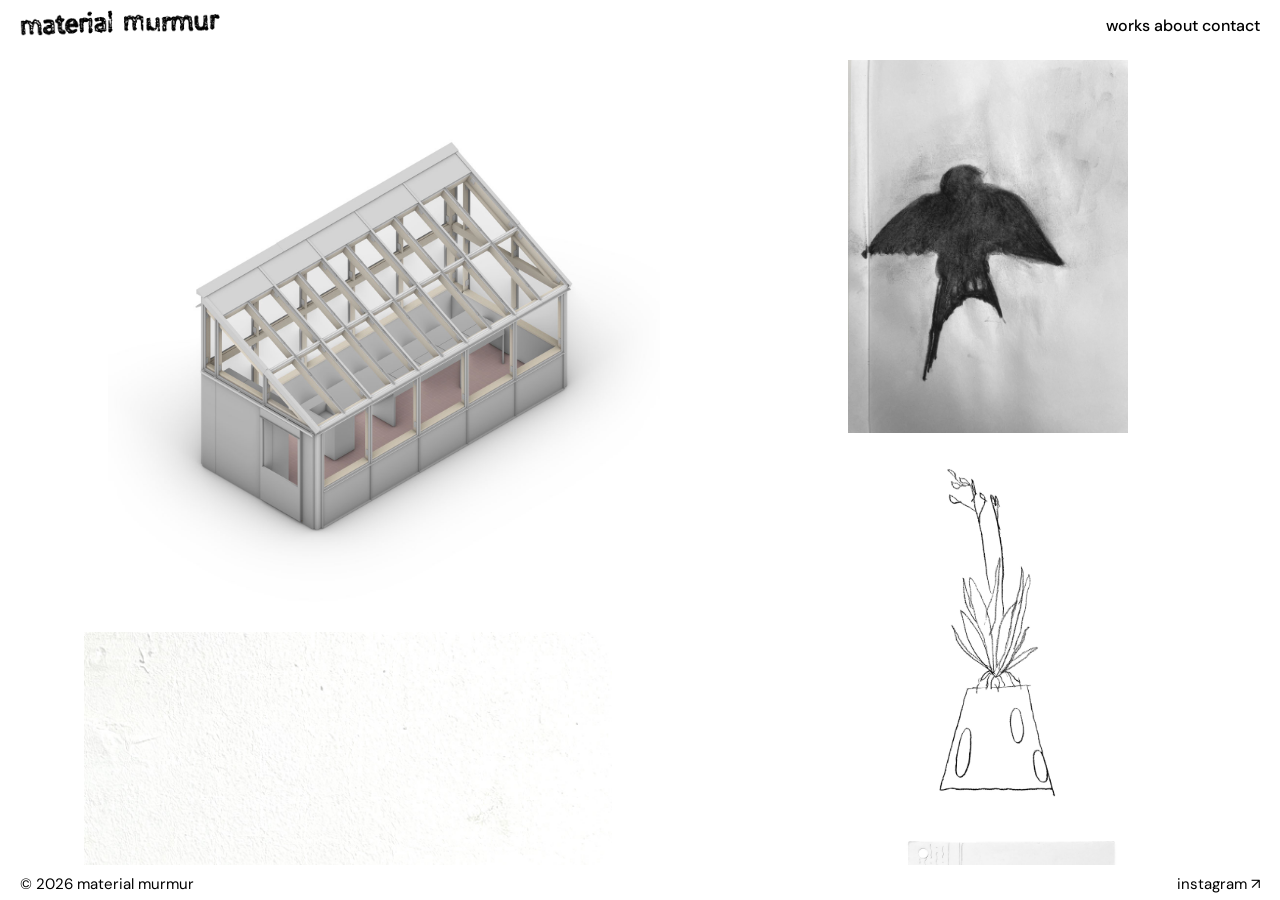
<file: index.html>
<!DOCTYPE html>
<html lang="en">
<head>
    <meta charset="UTF-8">
    <meta name="viewport" content="width=device-width, initial-scale=1.0">
    <title>material murmur</title>
    <link rel="icon" href="img/CI-2.png">
    <link rel="stylesheet" href="01.css">
    <link href="https://fonts.googleapis.com/css2?family=DM+Sans&family=Noto+Sans+KR&display=swap" rel="stylesheet">
</head>
<body>
    <header>
        <div class="header-left">
            <a href="index.html">
                <img src="img/CI-1.png" alt="logo">
        <!-- <form>
            <input type="search">
            <button type="submit">search</button>
        </form> -->
            </a>
        </div>
        <nav>
            <a href="#">works</a>
            <a href="#about">about</a>
            <a href="#contact">contact</a>
        </nav>
    </header>

    <main class="split">
        <!-- 좌측: 프로젝트 이미지 -->
         <section class="left">
            <img src="img/projects/p-01.jpg" alt="project 01">
            <img src="img/projects/p-02.jpg" alt="project 02">
            <img src="img/projects/p-03.jpg" alt="project 03">
            <img src="img/projects/p-04-1.jpg" alt="project 04">
            <img src="img/projects/p-04-2.jpg" alt="project 04">
         </section>

         <!-- 우측: 드로잉+텍스트 -->
          <section class="right">
             <img src="img/drawings/s-01.png" alt="drawing 01">
             <img src="img/drawings/s-02.jpg" alt="drawing 02">
             <img src="img/drawings/door-1.jpg" alt="doorknob 01">
             <img src="img/drawings/pot-1.jpg" alt="pot 01">
             <img src="img/drawings/tile-1.jpg" alt="tile 01">
             <img src="img/drawings/tile-2.jpg" alt="tile 02">
          </section>
    </main>

    <!-- about 모달 창 추가 -->
    <div class="modal-overlay" id="modal">
        <div class="modal-box">
            <p>송민섭<br>
                Song Minsub<br>
                Architect</p>
            <p>한국예술종합학교 건축과를 졸업하고<span class="br-web"><br></span>
                착착건축사사무소에서 실무를 익혔습니다.</p>
            <p>+82 10 9310 6418<br>
            materialmurmur@gmail.com</p>
        </div>
        <div class="modal-box">
            <p>강유라<br>
                Kang Yura<br>
                Architect</p>
                <p>서울시립대학교 건축학과를 졸업하고<span class="br-web"><br></span>
                다양한 곳에서 실무를 익혔습니다.</p>
            <p>+82 10 7704 2167<br>
            materialmurmur@gmail.com</p>
        </div>
        <img src="img/profile1.jpg" class="floating-img" id="floatImg1">
        <button class="modal-close" id="modalClose"></button>
    </div>

    <!-- contact 모달 창 추가 -->
    <div class="modal-overlay" id="contactModal">
        <div class="modal-box modal-contact-info">
            <p>머티리얼 멀멀<br>
            material murmur</p>
            <p>+82 10 9310 6418<br>
            materialmurmur@gmail.com<br>
            서울 중구 퇴계로45길 22-6 일호빌딩 603호</p>
        </div>
        <div class="modal-box modal-message">
            <p>메시지를 남겨주세요<br>
            Leave a message...</p>
            <form action="https://formspree.io/f/xzdklrbv" method="POST">
                <input type="text" name="name" placeholder="name" class="modal-input">
                <input type="email" name="email" placeholder="email" class="modal-input">
                <textarea name="message" placeholder="message" class="modal-textarea"></textarea>
                <button type="submit" class="modal-send">send</button>
            </form>
            <button class="modal-close" id="contactModalClose"></button>
         </div>
     </div>

        <footer>
                <p>&copy; 2026 material murmur</p>

                <!-- 인스타그램 연결 -->
                <a href="https://www.instagram.com/material_murmur" target="_blank" class="footer-insta">instagram ↗
                </a>

        </footer>

        <script src="script.js"></script>

</body>
</html>
</file>
<file: 01.css>
header img{
    width: 200px;
    height: auto;
}

header{
    position: fixed;
    top: 0;
    left: 0;
    width: 100%;
    background: white;
    z-index: 10;
    display: flex;
    align-items: center;
    gap: 20px;
    box-sizing: border-box;
    padding: 10px 20px;
}

.header-left{
    display: flex;
    flex-direction: column;
    gap: 8px;
}

.header-left a{
    display: block;
    cursor: pointer;
}

header nav{
    margin-left: auto;
}

nav a{
    color: black;
    text-decoration: none;
    font-weight: 500;
}

body{
    overflow: hidden;
    overflow-x: hidden;
    font-family: 'DM Sans', 'Noto Sans KR', sans-serif;
    margin: 0;
    padding: 0;
}

.split{
    display: flex;
    height: calc(100vh - 50px - 35px);
    margin-top: 50px;
}

.left, .right{
    width: 50%;
    padding: 10px;
    overflow-y: auto;
    scrollbar-width: none;
    -ms-overflow-style: none;
    display: flex;
    flex-direction: column;
    align-items: flex-start;
    gap: 20px;
}

.left img {
    display: block;
    max-width: 100%;
    height: auto;
}

.left{
    width: 65%;
    padding-left: 20px;
    overflow-x: hidden;
}

.right{
    width: 35%;
    justify-content: flex-start;
    overflow-y: auto;
}

.left::-webkit-scrollbar,
.right::-webkit-scrollbar{
    display: none;
}

footer{
    position: fixed;
    bottom: 0;
    left: 0;
    width: 100%;
    padding: 6px 20px;
    background: white;
    font-size: 15px;
    text-align: left;
    box-sizing: border-box;
    line-height: normal;
    display: flex;
    align-items: center;
}

footer p{
    margin: 0;
    padding: 0;
}

.footer-insta {
    margin-left: auto;
    display: flex;
    align-items: center;
    color: black;
    text-decoration: none;
}

/* about 모달 창 */
.modal-overlay{
    display: none;
    position: fixed;
    top: 0; left: 0;
    width: 100%; height: 100%;
    background: transparent;
    z-index: 100;
    align-items: flex-start;
    justify-content: center;
    gap: 20px;
    padding-top: 17%;
}

.modal-overlay.active{
    display: flex;
}

.modal-box {
    background: white;
    border: 1px solid black;
    padding: 40px;
    width: 360px;
    position: relative;
}

.modal-close {
    position: fixed;
    top: 14px; right: 16px;
    background: none;
    border: none;
    font-size: 14px;
    cursor: pointer;
}

.floating-img {
    position: fixed;
    width: 300px;
    height: auto;
    z-index: 101;
}

/* contact 모달 창 */
.modal-input {
    width: 100%;
    margin-bottom: 8px;
    padding: 6px;
    border: none;
    outline: none;
    background: transparent;
}

.modal-textarea {
    width: 100%;
    height: 80px;
    padding: 6px;
    border: none;
    outline: none;
    resize: none;
    background: transparent;
}

.modal-send {
    margin-top: 8px;
    margin-left: auto;
    background: none;
    border: 0.5px solid black;
    padding: 4px 12px;
    cursor: pointer;
}

.modal-box.modal-message{
    width: 500px;
    height: 300px;
    background: gainsboro;
}

.modal-box.modal-contact-info {
    background: yellow; 
}

.br-web{
    display: inline;
}

form {
    display: flex;
    flex-direction: column;
}


@media (max-width: 768px) {
    .split {
        flex-direction: column; /* 좌우 → 위아래로 변경 */
        margin-top: 150px;
        height: auto;
    }

    .left{
        width: 100%;
        overflow: auto;
    }

    .right{
        display: none;
    }

    header {
        flex-direction: column;
        align-items: flex-start;
    }

    header nav{
        display: flex;
        flex-direction: column;
        margin-left: 0;
        gap: 8px;
    }

    .intro-box{
        display: none;
    }

    .modal-overlay {
        align-items: center;
        justify-content: flex-start;
        flex-direction: column;
        overflow-y: auto;
        padding: 160px 20px 20px 20px;
        gap: 20px;
        box-sizing: border-box;
    }

    .modal-box, 
    .modal-box.modal-message,
    .modal-box.modal-contact-info {
        width: 80%;
        max-width: 80%;
        box-sizing: border-box;
        margin: 0 auto;
        height: auto;
        padding: 20px;
    }

    .modal-box p{
        word-break: keep-all; 
        /* 단어 단위로 줄바꿈 */
        overflow-wrap: break-word;
        line-height: 1.8;
    }

    .floating-img{
        position: static;
        width: 60%;
        max-width: 200px;
        height: auto;
    }

    /* 모바일에서는 br 숨기기 */
    .br-web{
        display: none;
    }
}
</file>
